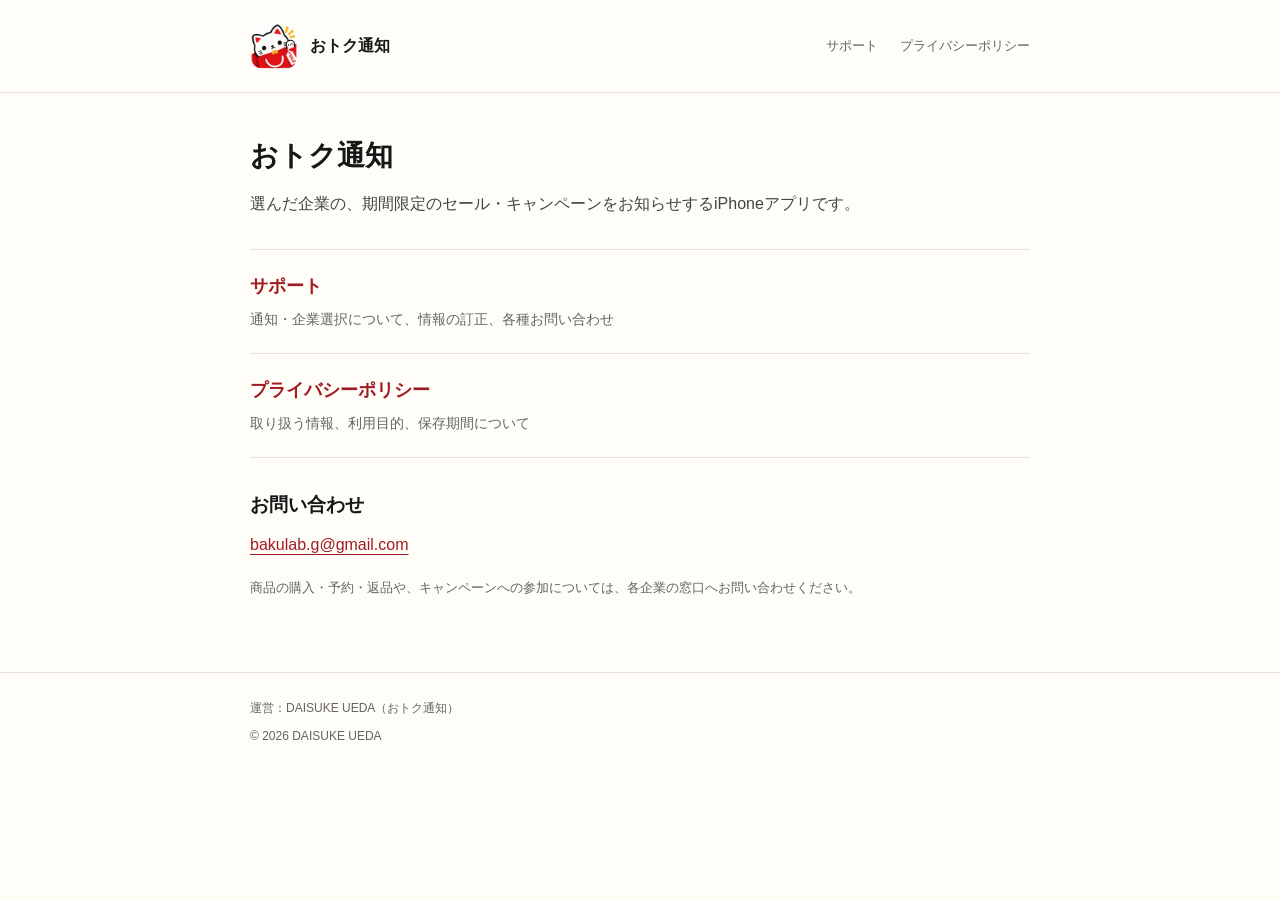
<file: index.html>
<!doctype html>
<html lang="ja">
<head>
  <meta charset="utf-8">
  <meta name="viewport" content="width=device-width, initial-scale=1">
  <meta name="referrer" content="no-referrer">
  <meta name="description" content="iPhoneアプリ「おトク通知」のサポート・プライバシーポリシー。お問い合わせはこちら。">
  <title>おトク通知 | サポート・プライバシーポリシー</title>
  <link rel="canonical" href="https://bakulab-code.github.io/otoku-info/">
  <link rel="icon" href="assets/app-icon.png" type="image/png">
  <link rel="stylesheet" href="styles.css">
</head>
<body>
  <a class="skip" href="#main">本文へ移動</a>
  <header class="site-header"><div class="wrap header-inner">
    <a class="brand" href="./" aria-label="おトク通知 トップ"><img src="assets/app-icon.png" alt="" width="48" height="48"><span>おトク通知</span></a>
    <nav aria-label="サイト内メニュー"><a href="support/">サポート</a><a href="privacy/">プライバシーポリシー</a></nav>
  </div></header>
  <main id="main" class="wrap">
    <h1>おトク通知</h1>
    <p class="lead">選んだ企業の、期間限定のセール・キャンペーンをお知らせするiPhoneアプリです。</p>
    <div class="page-links">
      <a class="page-link" href="support/"><strong>サポート</strong><span>通知・企業選択について、情報の訂正、各種お問い合わせ</span></a>
      <a class="page-link" href="privacy/"><strong>プライバシーポリシー</strong><span>取り扱う情報、利用目的、保存期間について</span></a>
    </div>
    <section aria-labelledby="contact-title">
      <h2 id="contact-title">お問い合わせ</h2>
      <p><a href="mailto:bakulab.g@gmail.com">bakulab.g@gmail.com</a></p>
      <p class="note">商品の購入・予約・返品や、キャンペーンへの参加については、各企業の窓口へお問い合わせください。</p>
    </section>
  </main>
  <footer><div class="wrap"><p>運営：DAISUKE UEDA（おトク通知）</p><p>&copy; 2026 DAISUKE UEDA</p></div></footer>
</body>
</html>
</file>
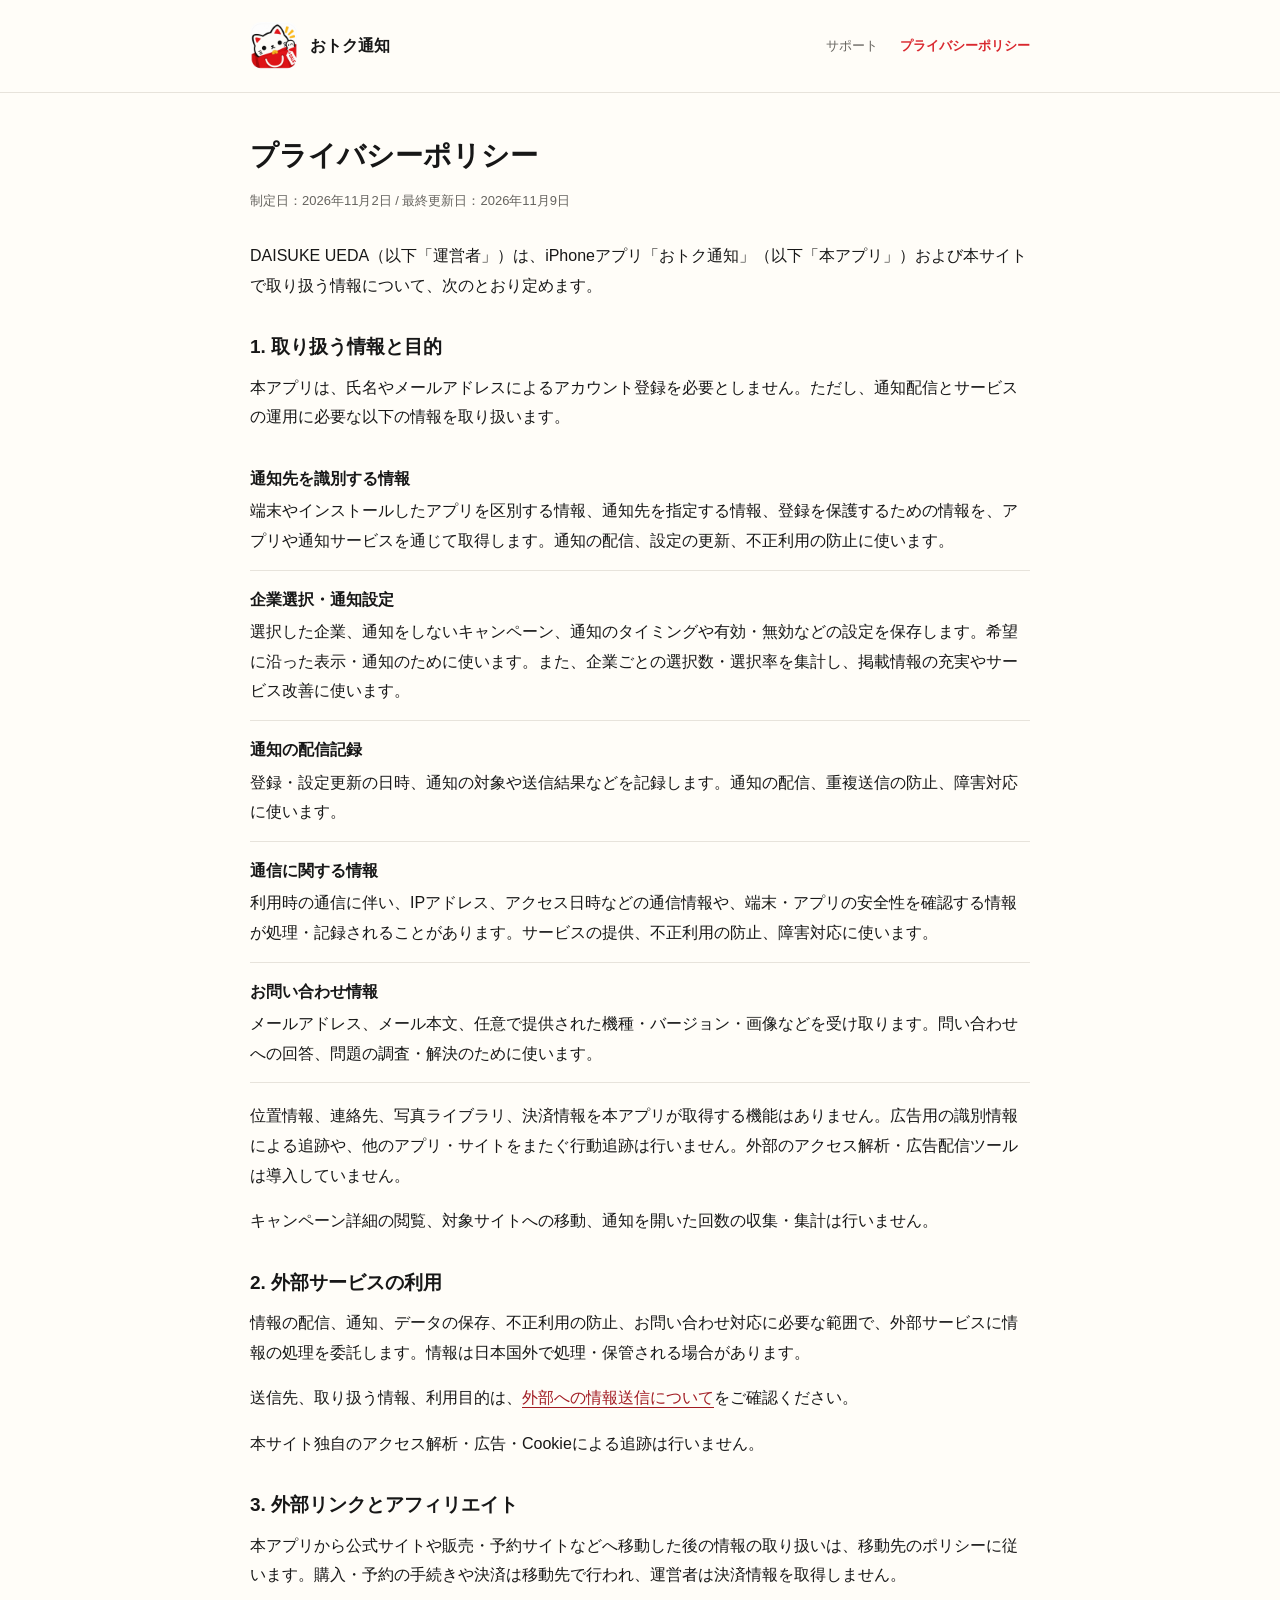
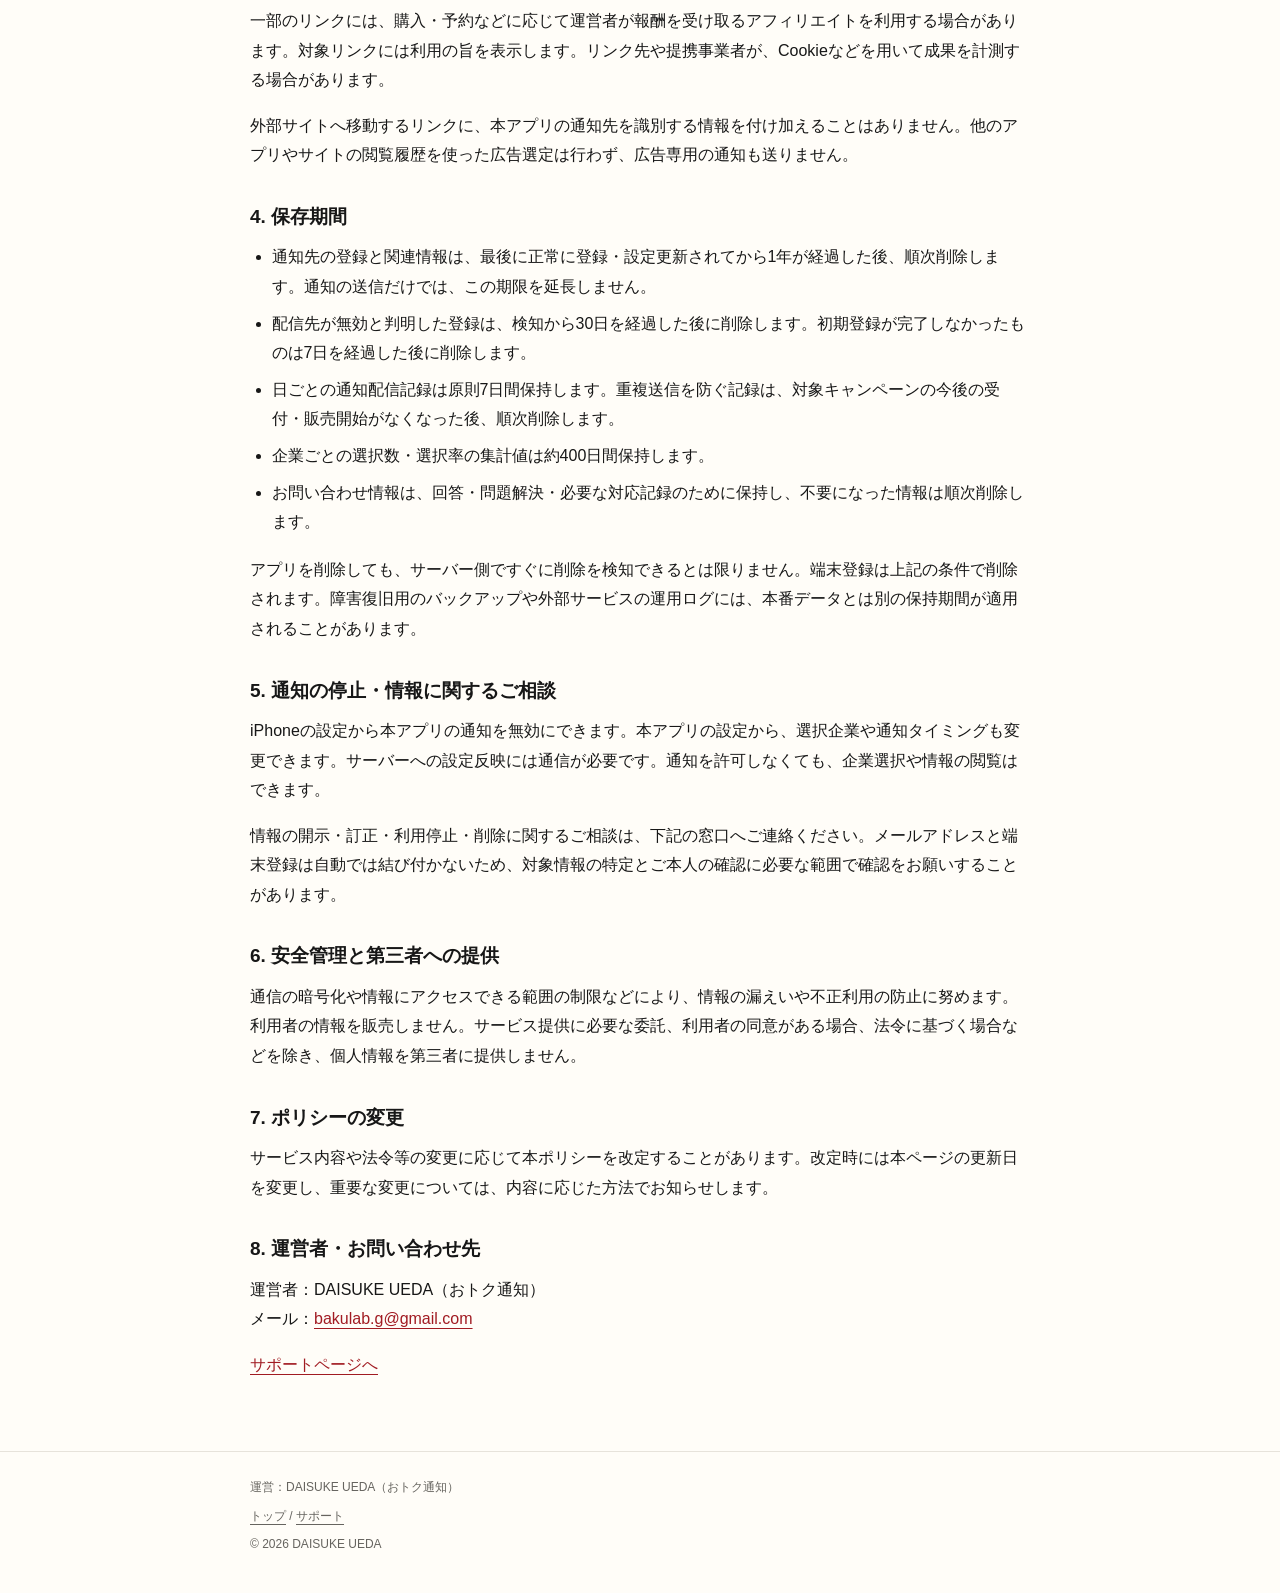
<file: privacy/index.html>
<!doctype html>
<html lang="ja">
<head>
  <meta charset="utf-8">
  <meta name="viewport" content="width=device-width, initial-scale=1">
  <meta name="referrer" content="no-referrer">
  <meta name="description" content="おトク通知で取り扱う情報、利用目的、外部サービス、保存期間、通知停止と問い合わせ方法について。">
  <title>プライバシーポリシー | おトク通知</title>
  <link rel="canonical" href="https://bakulab-code.github.io/otoku-info/privacy/">
  <link rel="icon" href="../assets/app-icon.png" type="image/png">
  <link rel="stylesheet" href="../styles.css">
</head>
<body>
  <a class="skip" href="#main">本文へ移動</a>
  <header class="site-header"><div class="wrap header-inner">
    <a class="brand" href="../" aria-label="おトク通知 トップ"><img src="../assets/app-icon.png" alt="" width="48" height="48"><span>おトク通知</span></a>
    <nav aria-label="サイト内メニュー"><a href="../support/">サポート</a><a href="./" aria-current="page">プライバシーポリシー</a></nav>
  </div></header>
  <main id="main" class="wrap">
    <h1>プライバシーポリシー</h1>
    <p class="updated">制定日：2026年11月2日 / 最終更新日：2026年11月9日</p>
    <p>DAISUKE UEDA（以下「運営者」）は、iPhoneアプリ「おトク通知」（以下「本アプリ」）および本サイトで取り扱う情報について、次のとおり定めます。</p>
    <h2>1. 取り扱う情報と目的</h2>
    <p>本アプリは、氏名やメールアドレスによるアカウント登録を必要としません。ただし、通知配信とサービスの運用に必要な以下の情報を取り扱います。</p>
    <dl class="facts">
      <div><dt>通知先を識別する情報</dt><dd>端末やインストールしたアプリを区別する情報、通知先を指定する情報、登録を保護するための情報を、アプリや通知サービスを通じて取得します。通知の配信、設定の更新、不正利用の防止に使います。</dd></div>
      <div><dt>企業選択・通知設定</dt><dd>選択した企業、通知をしないキャンペーン、通知のタイミングや有効・無効などの設定を保存します。希望に沿った表示・通知のために使います。また、企業ごとの選択数・選択率を集計し、掲載情報の充実やサービス改善に使います。</dd></div>
      <div><dt>通知の配信記録</dt><dd>登録・設定更新の日時、通知の対象や送信結果などを記録します。通知の配信、重複送信の防止、障害対応に使います。</dd></div>
      <div><dt>通信に関する情報</dt><dd>利用時の通信に伴い、IPアドレス、アクセス日時などの通信情報や、端末・アプリの安全性を確認する情報が処理・記録されることがあります。サービスの提供、不正利用の防止、障害対応に使います。</dd></div>
      <div id="contact-data"><dt>お問い合わせ情報</dt><dd>メールアドレス、メール本文、任意で提供された機種・バージョン・画像などを受け取ります。問い合わせへの回答、問題の調査・解決のために使います。</dd></div>
    </dl>
    <p>位置情報、連絡先、写真ライブラリ、決済情報を本アプリが取得する機能はありません。広告用の識別情報による追跡や、他のアプリ・サイトをまたぐ行動追跡は行いません。外部のアクセス解析・広告配信ツールは導入していません。</p>
    <p>キャンペーン詳細の閲覧、対象サイトへの移動、通知を開いた回数の収集・集計は行いません。</p>
    <h2>2. 外部サービスの利用</h2>
    <p>情報の配信、通知、データの保存、不正利用の防止、お問い合わせ対応に必要な範囲で、外部サービスに情報の処理を委託します。情報は日本国外で処理・保管される場合があります。</p>
    <p>送信先、取り扱う情報、利用目的は、<a href="external-services/">外部への情報送信について</a>をご確認ください。</p>
    <p>本サイト独自のアクセス解析・広告・Cookieによる追跡は行いません。</p>
    <h2>3. 外部リンクとアフィリエイト</h2>
    <p>本アプリから公式サイトや販売・予約サイトなどへ移動した後の情報の取り扱いは、移動先のポリシーに従います。購入・予約の手続きや決済は移動先で行われ、運営者は決済情報を取得しません。</p>
    <p>一部のリンクには、購入・予約などに応じて運営者が報酬を受け取るアフィリエイトを利用する場合があります。対象リンクには利用の旨を表示します。リンク先や提携事業者が、Cookieなどを用いて成果を計測する場合があります。</p>
    <p>外部サイトへ移動するリンクに、本アプリの通知先を識別する情報を付け加えることはありません。他のアプリやサイトの閲覧履歴を使った広告選定は行わず、広告専用の通知も送りません。</p>
    <h2>4. 保存期間</h2>
    <ul>
      <li>通知先の登録と関連情報は、最後に正常に登録・設定更新されてから1年が経過した後、順次削除します。通知の送信だけでは、この期限を延長しません。</li>
      <li>配信先が無効と判明した登録は、検知から30日を経過した後に削除します。初期登録が完了しなかったものは7日を経過した後に削除します。</li>
      <li>日ごとの通知配信記録は原則7日間保持します。重複送信を防ぐ記録は、対象キャンペーンの今後の受付・販売開始がなくなった後、順次削除します。</li>
      <li>企業ごとの選択数・選択率の集計値は約400日間保持します。</li>
      <li>お問い合わせ情報は、回答・問題解決・必要な対応記録のために保持し、不要になった情報は順次削除します。</li>
    </ul>
    <p>アプリを削除しても、サーバー側ですぐに削除を検知できるとは限りません。端末登録は上記の条件で削除されます。障害復旧用のバックアップや外部サービスの運用ログには、本番データとは別の保持期間が適用されることがあります。</p>
    <h2>5. 通知の停止・情報に関するご相談</h2>
    <p>iPhoneの設定から本アプリの通知を無効にできます。本アプリの設定から、選択企業や通知タイミングも変更できます。サーバーへの設定反映には通信が必要です。通知を許可しなくても、企業選択や情報の閲覧はできます。</p>
    <p>情報の開示・訂正・利用停止・削除に関するご相談は、下記の窓口へご連絡ください。メールアドレスと端末登録は自動では結び付かないため、対象情報の特定とご本人の確認に必要な範囲で確認をお願いすることがあります。</p>
    <h2>6. 安全管理と第三者への提供</h2>
    <p>通信の暗号化や情報にアクセスできる範囲の制限などにより、情報の漏えいや不正利用の防止に努めます。利用者の情報を販売しません。サービス提供に必要な委託、利用者の同意がある場合、法令に基づく場合などを除き、個人情報を第三者に提供しません。</p>
    <h2>7. ポリシーの変更</h2>
    <p>サービス内容や法令等の変更に応じて本ポリシーを改定することがあります。改定時には本ページの更新日を変更し、重要な変更については、内容に応じた方法でお知らせします。</p>
    <h2>8. 運営者・お問い合わせ先</h2>
    <p>運営者：DAISUKE UEDA（おトク通知）<br>メール：<a href="mailto:bakulab.g@gmail.com">bakulab.g@gmail.com</a></p>
    <p><a href="../support/">サポートページへ</a></p>
  </main>
  <footer><div class="wrap"><p>運営：DAISUKE UEDA（おトク通知）</p><p><a href="../">トップ</a> / <a href="../support/">サポート</a></p><p>&copy; 2026 DAISUKE UEDA</p></div></footer>
</body>
</html>
</file>
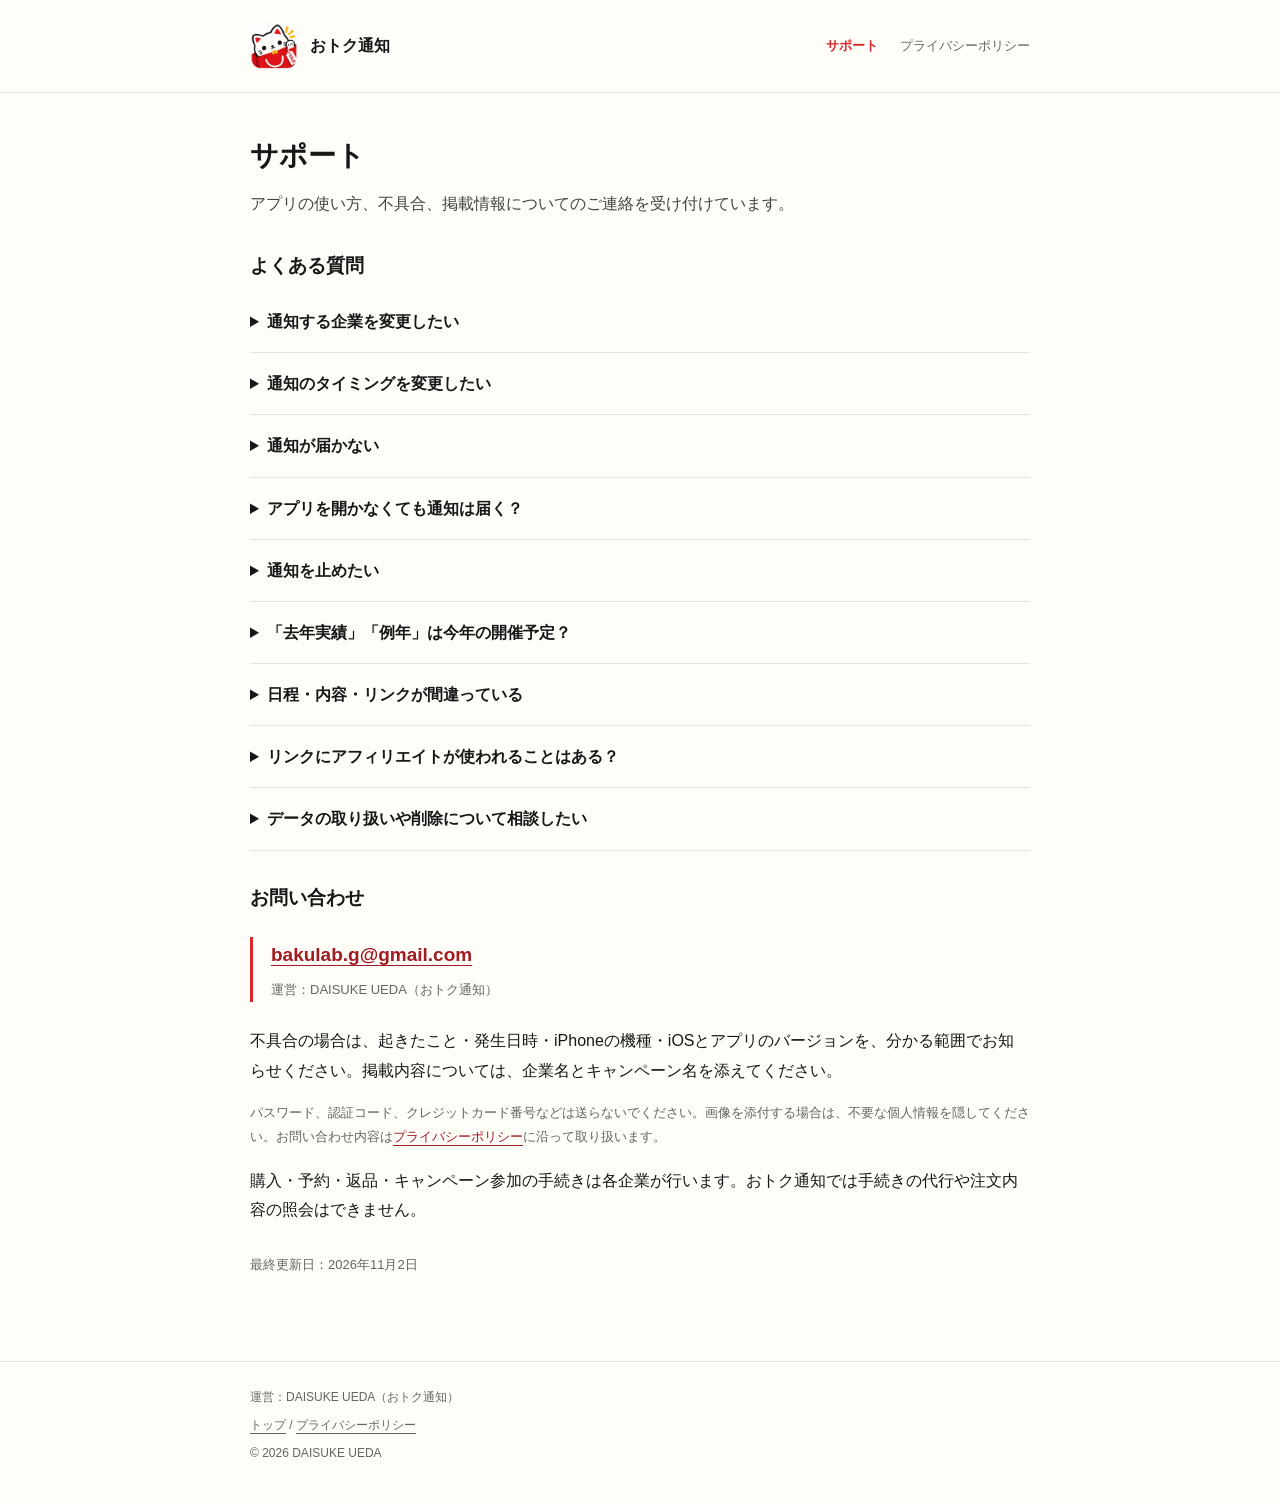
<file: support/index.html>
<!doctype html>
<html lang="ja">
<head>
  <meta charset="utf-8">
  <meta name="viewport" content="width=device-width, initial-scale=1">
  <meta name="referrer" content="no-referrer">
  <meta name="description" content="おトク通知の問い合わせ先とよくある質問。通知、企業選択、掲載情報の訂正、プライバシーに関するご相談。">
  <title>サポート | おトク通知</title>
  <link rel="canonical" href="https://bakulab-code.github.io/otoku-info/support/">
  <link rel="icon" href="../assets/app-icon.png" type="image/png">
  <link rel="stylesheet" href="../styles.css">
</head>
<body>
  <a class="skip" href="#main">本文へ移動</a>
  <header class="site-header"><div class="wrap header-inner">
    <a class="brand" href="../" aria-label="おトク通知 トップ"><img src="../assets/app-icon.png" alt="" width="48" height="48"><span>おトク通知</span></a>
    <nav aria-label="サイト内メニュー"><a href="./" aria-current="page">サポート</a><a href="../privacy/">プライバシーポリシー</a></nav>
  </div></header>
  <main id="main" class="wrap">
    <h1>サポート</h1>
    <p class="lead">アプリの使い方、不具合、掲載情報についてのご連絡を受け付けています。</p>
    <section aria-labelledby="faq-title">
      <h2 id="faq-title">よくある質問</h2>
      <details><summary>通知する企業を変更したい</summary><p>アプリの「設定」から「企業選択」を開き、利用する企業にチェックを入れてください。変更は自動保存され、通信できる状態でサーバーに反映されます。設定反映中は、完了するまでアプリを開いたままにしてください。</p></details>
      <details><summary>通知のタイミングを変更したい</summary><p>「設定」の「通知設定」から、開始の5日前・3日前・前日・当日の通知をそれぞれ切り替えられます。初期設定は3日前と前日です。予約がある場合は予約開始、予約がない場合は販売などの受付開始を基準にします。</p></details>
      <details><summary>通知が届かない</summary><p>iPhoneの「設定」からおトク通知の通知が許可されているか、集中モードや通知の要約が有効になっていないかをご確認ください。アプリを開き、企業選択と通知タイミング、設定の反映状況もご確認ください。</p><p>情報を確認できた時期、通信状況、iOSや配信サービスの状態によって、希望したタイミングに届かない場合があります。すべてのキャンペーンの検知や通知を保証するものではありません。</p></details>
      <details><summary>アプリを開かなくても通知は届く？</summary><p>通知の許可とサーバーへの設定反映が済んでいれば、アプリを開いていない間も通知の対象になります。ただし、通信やiOSの状態などによって届かない場合があります。端末登録は最後に正常に登録・設定更新してから1年で期限切れとなるため、ときどきアプリを開いてください。</p></details>
      <details><summary>通知を止めたい</summary><p>すぐにこのiPhoneへの通知を止める場合は、iPhoneの「設定」でおトク通知の通知許可をOFFにしてください。アプリ内では、通知タイミングをすべてOFFにするか、通知しない企業の選択を解除できます。サーバー側への変更反映には通信が必要で、反映前に配信処理が始まった通知が届く場合があります。</p></details>
      <details><summary>「去年実績」「例年」は今年の開催予定？</summary><p>過去の開催情報を参考にした表示であり、今年の開催や日程・内容を保証するものではありません。確定した情報とは区別して表示しています。購入や参加の前には、リンク先の公式・詳細情報をご確認ください。</p></details>
      <details><summary>日程・内容・リンクが間違っている</summary><p>企業名、キャンペーン名、誤っている箇所、分かれば公式ページのURLをメールでお知らせください。リンク切れ、不適切な誘導先、アフィリエイト表示についてのご指摘も同じ窓口で受け付けます。</p></details>
      <details><summary>リンクにアフィリエイトが使われることはある？</summary><p>承認・設定が済んだ一部のリンクに限り、購入・予約などによって運営者が報酬を受け取るアフィリエイトを利用する場合があります。利用するリンクには、その旨をボタン付近に表示します。</p><p>リンクは表示中の企業・キャンペーンに対応するものを使い、他のアプリやサイトの閲覧履歴を使った広告選定は行いません。収益のためだけの通知は送りません。</p></details>
      <details><summary>データの取り扱いや削除について相談したい</summary><p>下の<a href="#contact-title">お問い合わせ</a>に記載のメールアドレスへご連絡ください。アプリは氏名やメールアドレスによるアカウント登録を行わないため、メールアドレスだけでは通知用の端末登録を特定できないことがあります。必要な範囲で確認して対応します。詳しくは<a href="../privacy/">プライバシーポリシー</a>をご覧ください。</p></details>
    </section>
    <section aria-labelledby="contact-title">
      <h2 id="contact-title">お問い合わせ</h2>
      <div class="contact"><p><a class="email" href="mailto:bakulab.g@gmail.com?subject=%E3%81%8A%E3%83%88%E3%82%AF%E9%80%9A%E7%9F%A5%20%E3%81%8A%E5%95%8F%E3%81%84%E5%90%88%E3%82%8F%E3%81%9B">bakulab.g@gmail.com</a></p><p class="note">運営：DAISUKE UEDA（おトク通知）</p></div>
      <p>不具合の場合は、起きたこと・発生日時・iPhoneの機種・iOSとアプリのバージョンを、分かる範囲でお知らせください。掲載内容については、企業名とキャンペーン名を添えてください。</p>
      <p class="note">パスワード、認証コード、クレジットカード番号などは送らないでください。画像を添付する場合は、不要な個人情報を隠してください。お問い合わせ内容は<a href="../privacy/#contact-data">プライバシーポリシー</a>に沿って取り扱います。</p>
      <p>購入・予約・返品・キャンペーン参加の手続きは各企業が行います。おトク通知では手続きの代行や注文内容の照会はできません。</p>
    </section>
    <p class="updated" style="margin-top:28px">最終更新日：2026年11月2日</p>
  </main>
  <footer><div class="wrap"><p>運営：DAISUKE UEDA（おトク通知）</p><p><a href="../">トップ</a> / <a href="../privacy/">プライバシーポリシー</a></p><p>&copy; 2026 DAISUKE UEDA</p></div></footer>
</body>
</html>
</file>
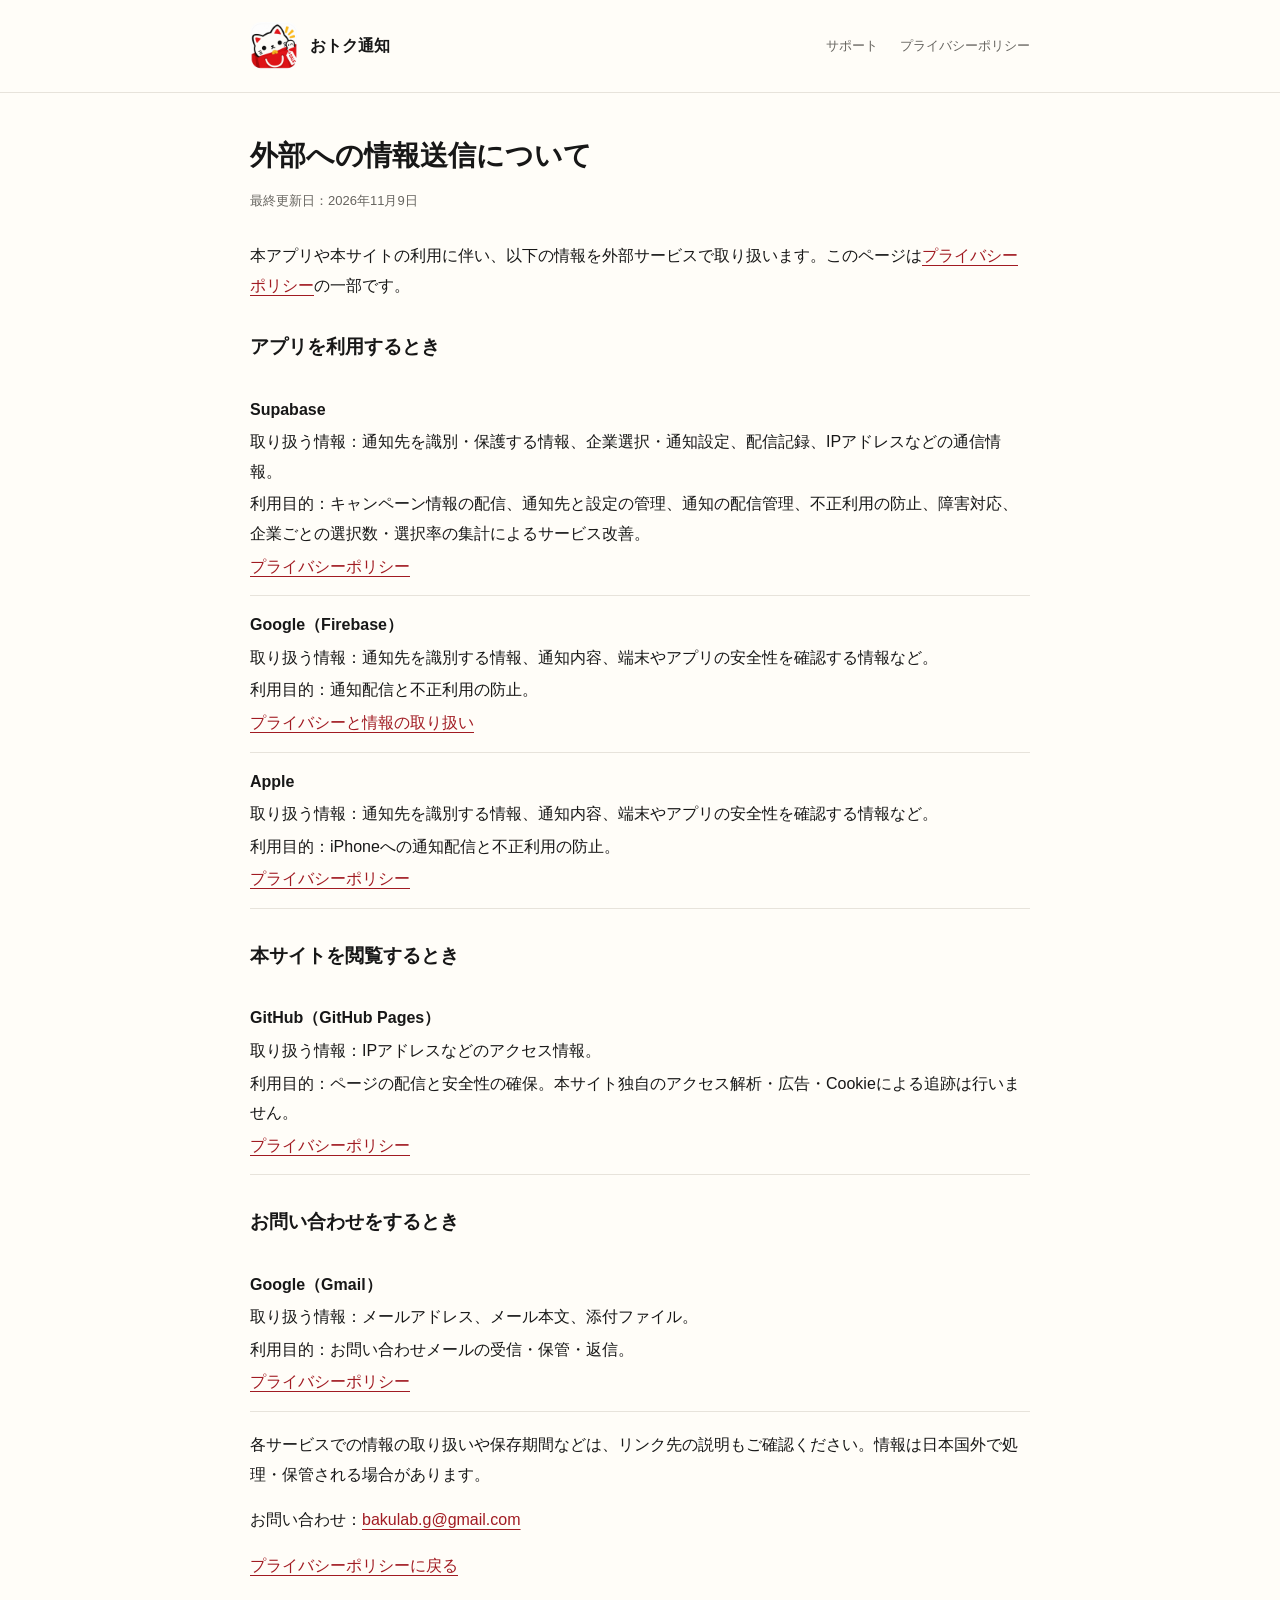
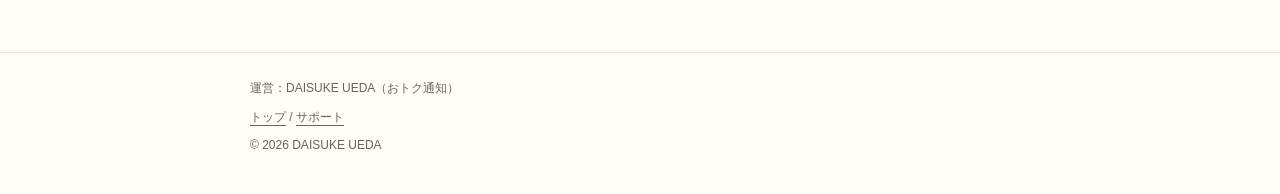
<file: privacy/external-services/index.html>
<!doctype html>
<html lang="ja">
<head>
  <meta charset="utf-8">
  <meta name="viewport" content="width=device-width, initial-scale=1">
  <meta name="referrer" content="no-referrer">
  <meta name="description" content="おトク通知の利用、公開サイトの閲覧、お問い合わせに伴う情報の送信先・内容・利用目的について。">
  <title>外部への情報送信について | おトク通知</title>
  <link rel="canonical" href="https://bakulab-code.github.io/otoku-info/privacy/external-services/">
  <link rel="icon" href="../../assets/app-icon.png" type="image/png">
  <link rel="stylesheet" href="../../styles.css">
</head>
<body>
  <a class="skip" href="#main">本文へ移動</a>
  <header class="site-header"><div class="wrap header-inner">
    <a class="brand" href="../../" aria-label="おトク通知 トップ"><img src="../../assets/app-icon.png" alt="" width="48" height="48"><span>おトク通知</span></a>
    <nav aria-label="サイト内メニュー"><a href="../../support/">サポート</a><a href="../">プライバシーポリシー</a></nav>
  </div></header>
  <main id="main" class="wrap">
    <h1>外部への情報送信について</h1>
    <p class="updated">最終更新日：2026年11月9日</p>
    <p>本アプリや本サイトの利用に伴い、以下の情報を外部サービスで取り扱います。このページは<a href="../">プライバシーポリシー</a>の一部です。</p>
    <h2>アプリを利用するとき</h2>
    <dl class="facts">
      <div>
        <dt>Supabase</dt>
        <dd>取り扱う情報：通知先を識別・保護する情報、企業選択・通知設定、配信記録、IPアドレスなどの通信情報。</dd>
        <dd>利用目的：キャンペーン情報の配信、通知先と設定の管理、通知の配信管理、不正利用の防止、障害対応、企業ごとの選択数・選択率の集計によるサービス改善。</dd>
        <dd><a href="https://supabase.com/privacy">プライバシーポリシー</a></dd>
      </div>
      <div>
        <dt>Google（Firebase）</dt>
        <dd>取り扱う情報：通知先を識別する情報、通知内容、端末やアプリの安全性を確認する情報など。</dd>
        <dd>利用目的：通知配信と不正利用の防止。</dd>
        <dd><a href="https://firebase.google.com/support/privacy">プライバシーと情報の取り扱い</a></dd>
      </div>
      <div>
        <dt>Apple</dt>
        <dd>取り扱う情報：通知先を識別する情報、通知内容、端末やアプリの安全性を確認する情報など。</dd>
        <dd>利用目的：iPhoneへの通知配信と不正利用の防止。</dd>
        <dd><a href="https://www.apple.com/jp/legal/privacy/">プライバシーポリシー</a></dd>
      </div>
    </dl>
    <h2>本サイトを閲覧するとき</h2>
    <dl class="facts">
      <div>
        <dt>GitHub（GitHub Pages）</dt>
        <dd>取り扱う情報：IPアドレスなどのアクセス情報。</dd>
        <dd>利用目的：ページの配信と安全性の確保。本サイト独自のアクセス解析・広告・Cookieによる追跡は行いません。</dd>
        <dd><a href="https://docs.github.com/en/site-policy/privacy-policies/github-general-privacy-statement">プライバシーポリシー</a></dd>
      </div>
    </dl>
    <h2>お問い合わせをするとき</h2>
    <dl class="facts">
      <div>
        <dt>Google（Gmail）</dt>
        <dd>取り扱う情報：メールアドレス、メール本文、添付ファイル。</dd>
        <dd>利用目的：お問い合わせメールの受信・保管・返信。</dd>
        <dd><a href="https://policies.google.com/privacy?hl=ja">プライバシーポリシー</a></dd>
      </div>
    </dl>
    <p>各サービスでの情報の取り扱いや保存期間などは、リンク先の説明もご確認ください。情報は日本国外で処理・保管される場合があります。</p>
    <p>お問い合わせ：<a href="mailto:bakulab.g@gmail.com">bakulab.g@gmail.com</a></p>
    <p><a href="../">プライバシーポリシーに戻る</a></p>
  </main>
  <footer><div class="wrap"><p>運営：DAISUKE UEDA（おトク通知）</p><p><a href="../../">トップ</a> / <a href="../../support/">サポート</a></p><p>&copy; 2026 DAISUKE UEDA</p></div></footer>
</body>
</html>
</file>
<file: styles.css>
:root {
  color-scheme: light;
  --paper: #fffdf8;
  --ink: #171717;
  --muted: #66645f;
  --red: #d9272e;
  --line: #e7e3db;
}
* { box-sizing: border-box; }
html { -webkit-text-size-adjust: 100%; }
body {
  margin: 0;
  background: var(--paper);
  color: var(--ink);
  font-family: -apple-system, BlinkMacSystemFont, "Hiragino Sans", "Yu Gothic", sans-serif;
  font-size: 16px;
  line-height: 1.85;
  letter-spacing: 0;
  overflow-wrap: anywhere;
}
a { color: #a11b22; text-underline-offset: 4px; }
a:hover { text-decoration-thickness: 2px; }
a:focus-visible, summary:focus-visible { outline: 3px solid var(--red); outline-offset: 5px; }
.wrap { width: min(100% - 40px, 780px); margin-inline: auto; }
.skip { position: absolute; top: -100px; left: 20px; background: white; padding: 8px; z-index: 2; }
.skip:focus { top: 12px; }
.site-header { border-bottom: 1px solid var(--line); }
.header-inner { display: flex; align-items: center; justify-content: space-between; gap: 20px; padding-block: 22px; }
.brand { display: flex; align-items: center; gap: 12px; color: var(--ink); text-decoration: none; font-weight: 650; }
.brand img { display: block; width: 48px; height: 48px; border-radius: 11px; }
nav { display: flex; flex-wrap: wrap; gap: 8px 22px; font-size: 13px; }
nav a { color: var(--muted); text-decoration: none; }
nav a[aria-current="page"] { color: var(--red); font-weight: 650; }
main { padding-block: 42px 56px; }
h1 { margin: 0 0 12px; font-size: 28px; line-height: 1.5; font-weight: 700; }
h2 { margin: 32px 0 10px; font-size: 19px; line-height: 1.6; font-weight: 650; }
p { margin: 0 0 16px; }
ul { padding-left: 1.35em; margin: 0 0 18px; }
li { margin-block: 7px; }
.lead { color: #45433f; }
.updated, .note { color: var(--muted); font-size: 13px; }
.updated { margin-bottom: 28px; }
.page-links { border-top: 1px solid var(--line); margin-top: 30px; }
.page-link { display: block; padding: 20px 0; border-bottom: 1px solid var(--line); text-decoration: none; }
.page-link strong { font-size: 18px; font-weight: 650; }
.page-link span { display: block; margin-top: 4px; color: var(--muted); font-size: 14px; }
.contact { border-left: 3px solid var(--red); padding-left: 18px; margin-block: 24px; }
.contact p { margin-bottom: 6px; }
.email { font-size: 19px; font-weight: 600; }
.facts { margin: 18px 0; }
.facts > div { border-bottom: 1px solid var(--line); padding-block: 14px; }
dt { font-weight: 650; }
dd { margin: 3px 0 0; }
details { border-bottom: 1px solid var(--line); padding-block: 17px; }
summary { cursor: pointer; font-weight: 600; line-height: 1.7; }
details p { margin: 12px 0 2px; font-size: 15px; }
footer { border-top: 1px solid var(--line); padding-block: 24px 32px; color: var(--muted); font-size: 12px; }
footer p { margin-bottom: 6px; }
footer a { color: inherit; }
@media (max-width: 580px) {
  .header-inner { align-items: flex-start; flex-direction: column; gap: 14px; padding-block: 18px; }
  .brand img { width: 42px; height: 42px; }
  main { padding-block: 30px 42px; }
  h1 { font-size: 25px; }
  h2 { font-size: 18px; }
}
@media (prefers-reduced-motion: no-preference) {
  a { transition: color 120ms ease; }
}
</file>
